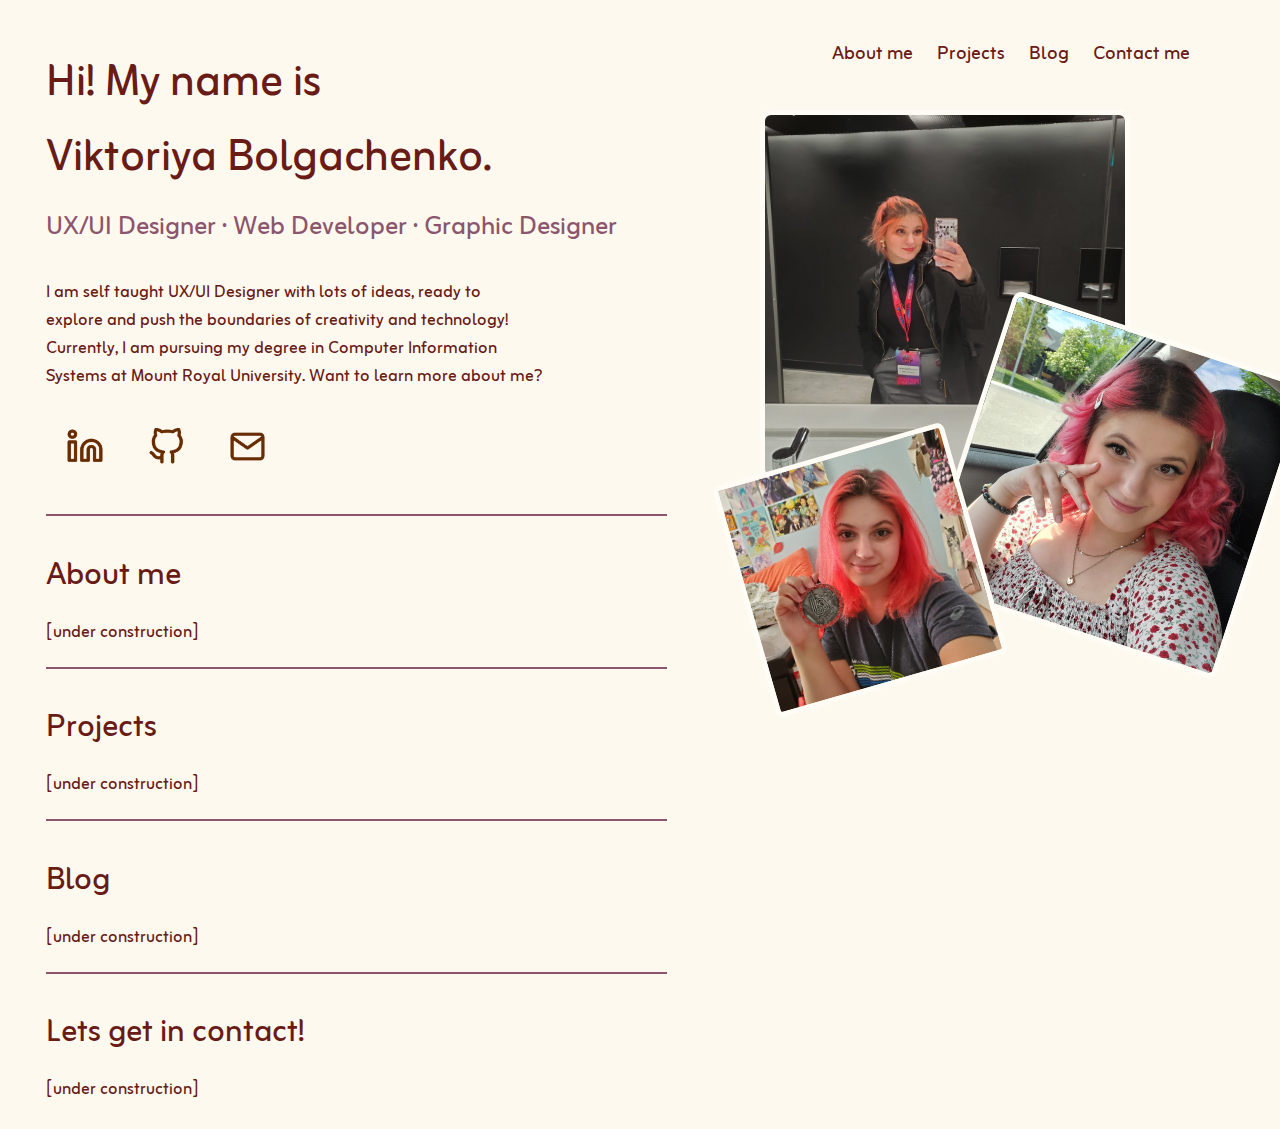
<file: index.html>
<!DOCTYPE html>
<html lang="en">
  <head>
    <meta charset="UTF-8" />
    <meta name="viewport" content="width=device-width, initial-scale=1.0" />
    <link rel="stylesheet" href="index.css" />
    <script src="index.js"></script>
    <title>Viktoriya</title>
  </head>
  <body>
    <div id="nameNav">
      <nav>
        <a href="" class="nav-button">About me</a>
        <a href="" class="nav-button">Projects</a>
        <a href="" class="nav-button">Blog</a>
        <a href="" class="nav-button">Contact me</a>
      </nav>
    </div>
    <div id="introduction">
      <h1>
        Hi! My name is <br />
        Viktoriya Bolgachenko.
      </h1>
      <h2>UX/UI Designer · Web Developer · Graphic Designer</h2>
      <p>
        I am self taught UX/UI Designer with lots of ideas, ready to<br />explore
        and push the boundaries of creativity and technology!<br />Currently, I
        am pursuing my degree in Computer Information<br />Systems at Mount
        Royal University. Want to learn more about me?
      </p>

      <div id="iconLinks">
        <a
          href="https://www.linkedin.com/in/viktoriyabolgachenko/"
          target="_blank"
          ><img
            id="linkedinIcon"
            src="photos/Linkedin-icon.png"
            alt="LinkedIn Logo"
        /></a>
        <a href="https://github.com/Vbolg790" target="_blank"
          ><img id="githubIcon" src="photos/github-icon.png" alt="GitHub Logo"
        /></a>
        <a href="mailto:vbolgachenko@gmail.com" target="_blank"
          ><img id="mailIcon" src="photos/Mail-icon.png" alt="Main Logo"
        /></a>
      </div>
      <hr />
    </div>
    <div id="photos">
      <div id="devFest">
        <img
          id="devFestPhoto"
          src="photos/vikdevfest.jpg"
          alt="Devfest Photo"
        />
      </div>
      <div id="profile">
        <img
          id="vikProfilePhoto"
          src="photos/vikcute.jpg"
          alt="Vik Profile Picture"
        />
      </div>
      <div id="medal">
        <img id="medalPhoto" src="photos/vikmedal.jpg" alt="Vik 5k Medal" />
      </div>
    </div>
    <div id="aboutSection">
      <h1>About me</h1>
      <p>
          [under construction]
      </p>
      <hr />
    </div>
    <div id="projectsSection">
      <h1>Projects</h1>
      <p>
          [under construction]
      </p>
      <hr />
    </div>
    <div id="blogSection">
      <h1>Blog</h1>
      <p>
          [under construction]
      </p>
      <hr />
    </div>
    <div id="contactSection">
      <h1>Lets get in contact!</h1>
      <p>
        [under construction]
      </p>
    </div>
  </body>
</html>
</file>
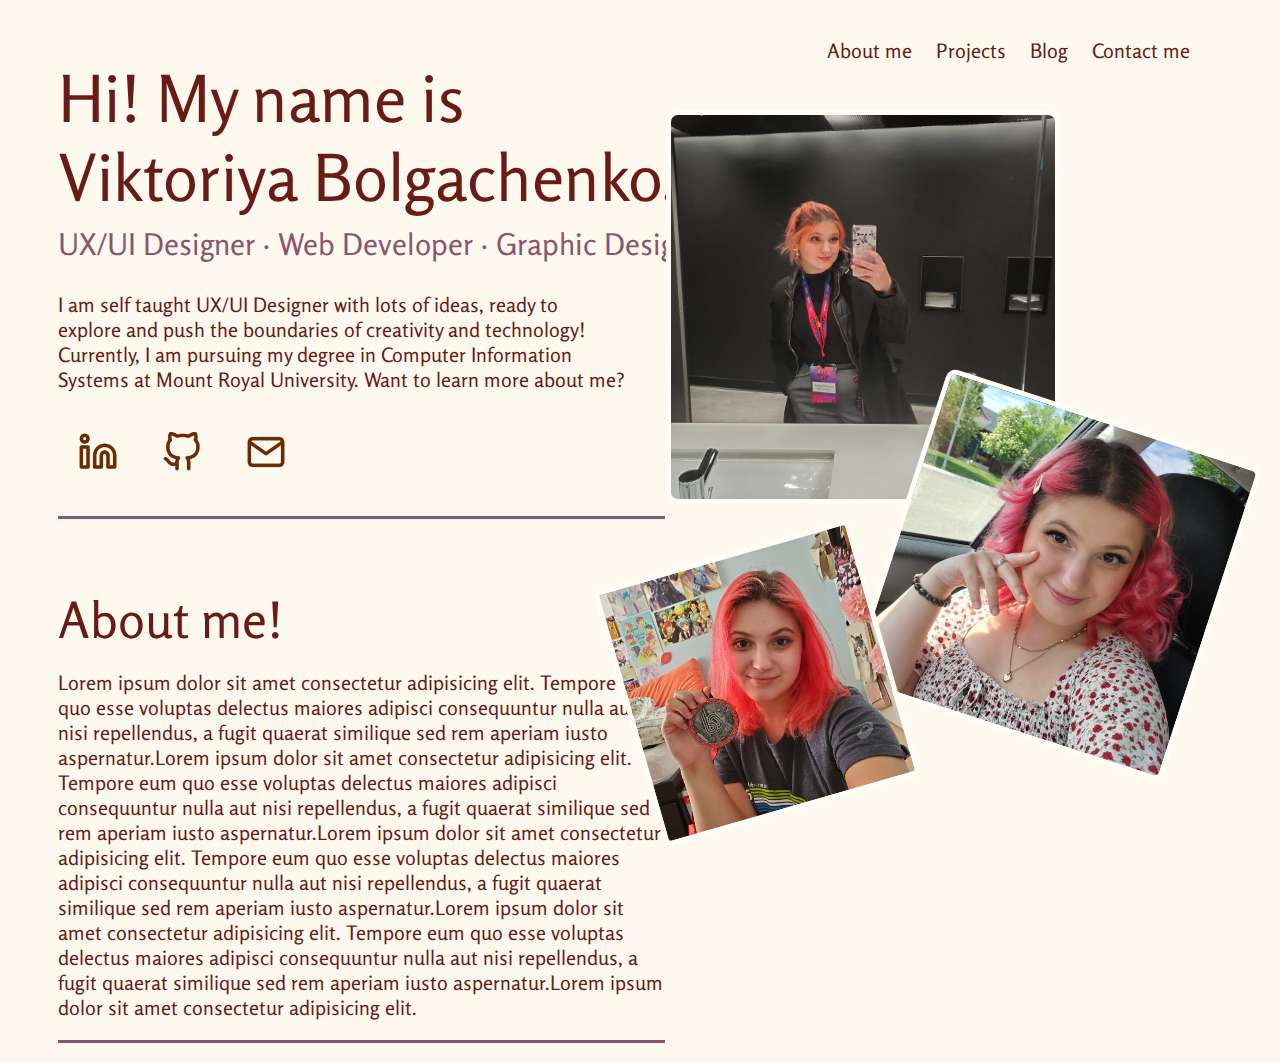
<file: main.html>
<!DOCTYPE html>
<html lang="en">
  <head>
    <meta charset="UTF-8" />
    <meta name="viewport" content="width=device-width, initial-scale=1.0" />
    <link rel="stylesheet" href="main.css" />
    <script src="main.js"></script>
    <title>Viktoriya</title>
  </head>
  <body>
    <div id="nameNav">
      <nav>
        <a href="" class="nav-button">About me</a>
        <a href="" class="nav-button">Projects</a>
        <a href="" class="nav-button">Blog</a>
        <a href="" class="nav-button">Contact me</a>
      </nav>
    </div>
    <div id="introduction">
      <h1>
        Hi! My name is <br />
        Viktoriya Bolgachenko.
      </h1>
      <h2>UX/UI Designer · Web Developer · Graphic Designer</h2>
      <p>
        I am self taught UX/UI Designer with lots of ideas, ready to<br />explore
        and push the boundaries of creativity and technology!<br />Currently, I
        am pursuing my degree in Computer Information<br />Systems at Mount
        Royal University. Want to learn more about me?
      </p>

      <div id="iconLinks">
        <a
          href="https://www.linkedin.com/in/viktoriyabolgachenko/"
          target="_blank"
          ><img
            id="linkedinIcon"
            src="photos/Linkedin-icon.png"
            alt="LinkedIn Logo"
        /></a>
        <a href="https://github.com/Vbolg790" target="_blank"
          ><img id="githubIcon" src="photos/github-icon.png" alt="GitHub Logo"
        /></a>
        <a href="mailto:vbolgachenko@gmail.com" target="_blank"
          ><img id="mailIcon" src="photos/Mail-icon.png" alt="Main Logo"
        /></a>
      </div>
      <hr />
    </div>
    <div id="photos">
      <div id="devFest">
        <img
          id="devFestPhoto"
          src="photos/vikdevfest.jpg"
          alt="Devfest Photo"
        />
      </div>
      <div id="profile">
        <img
          id="vikProfilePhoto"
          src="photos/vikcute.jpg"
          alt="Vik Profile Picture"
        />
      </div>
      <div id="medal">
        <img id="medalPhoto" src="photos/vikmedal.jpg" alt="Vik 5k Medal" />
      </div>
    </div>
    <div id="aboutSection">
      <h1>About me!</h1>
      <p>
        Lorem ipsum dolor sit amet consectetur adipisicing elit. Tempore eum quo
        esse voluptas delectus maiores adipisci consequuntur nulla aut nisi
        repellendus, a fugit quaerat similique sed rem aperiam iusto
        aspernatur.Lorem ipsum dolor sit amet consectetur adipisicing elit.
        Tempore eum quo esse voluptas delectus maiores adipisci consequuntur
        nulla aut nisi repellendus, a fugit quaerat similique sed rem aperiam
        iusto aspernatur.Lorem ipsum dolor sit amet consectetur adipisicing
        elit. Tempore eum quo esse voluptas delectus maiores adipisci
        consequuntur nulla aut nisi repellendus, a fugit quaerat similique sed
        rem aperiam iusto aspernatur.Lorem ipsum dolor sit amet consectetur
        adipisicing elit. Tempore eum quo esse voluptas delectus maiores
        adipisci consequuntur nulla aut nisi repellendus, a fugit quaerat
        similique sed rem aperiam iusto aspernatur.Lorem ipsum dolor sit amet
        consectetur adipisicing elit.
      </p>
      <hr />
    </div>
  </body>
</html>
</file>
<file: index.css>
@import url("https://fonts.googleapis.com/css2?family=Rosario&display=swap");
@import url("https://fonts.googleapis.com/css2?family=ABeeZee:ital@0;1&family=Pixelify+Sans:wght@400..700&family=Zain:ital,wght@0,200;0,300;0,400;0,700;0,800;0,900;1,300;1,400&display=swap");

:root {
  --maincolor: #691b16;
  --secondarycolor: #8b566d;
  /* tan: #FFFCF6 */
}

html,
body {
  overflow-x: hidden;
  width: 100%;
  padding: 0;
}

body {
  background-color: #fef9ef;
  font-family: "Zain", sans-serif;
}

nav {
  margin-right: 50px;
  font-family: "Zain", sans-serif;
  position: absolute;
  right: 0;
  padding: 30px;
}

nav a {
  text-decoration: none;
  color: var(--maincolor);
  font-size: max(1.5vw, 12px);
  padding: 10px;
  padding-right: 10px;
  transition: 0.5s ease;
}

nav a:hover {
  text-decoration: underline;
  font-size: max(1.8vw, 14px);
}

#introduction {
  color: var(--maincolor);
  padding-left: 3vw;
  padding-top: 3vw;
}

#aboutSection,
#projectsSection,
#blogSection,
#contactSection {
  color: var(--maincolor);
  padding-left: 3vw;
  padding-top: 1vw;
}

#introduction h1 {
  font-size: max(3.5vw, 35px);
  font-weight: 400;
  margin: 0;
  color: var(--maincolor);
}

#introduction h2 {
  color: var(--secondarycolor);
  font-weight: 400;
  margin-top: 10px;
  margin-bottom: 30px;
  font-size: max(2vw, 20px);
}

#introduction p,
#aboutSection p,
#projectsSection p,
#blogSection p,
#contactSection p {
  font-size: max(1.3vw, 16px);
}

#iconLinks img {
  width: 3%;
  min-width: 25px;
  padding: 20px;
}

#linkedinIcon,
#githubIcon,
#mailIcon {
  transition: width 0.5s ease, filter 0.5s ease;
}

#iconLinks img:hover {
  width: 4%;
}

#introduction hr,
#aboutSection hr,
#projectsSection hr,
#blogSection hr {
  width: 50%;
  height: 2px;
  background-color: var(--secondarycolor);
  border: none;
  margin: 20px 0;
  text-align: left;
}

#photos img {
  border-radius: 3%;
  border: #fffcf6 solid 5px;
  margin-top: 30px;
}

#devFestPhoto {
  width: 360px;
  position: absolute;
  top: 80px;
  right: 150px;
  transition: width 0.5s ease, filter 0.5s ease;
}

#vikProfilePhoto {
  width: 300px;
  position: absolute;
  top: 300px;
  right: 10px;
  transform: rotate(18deg);
  transition: width 0.5s ease, filter 0.5s ease;
}

#medalPhoto {
  width: 230px;
  position: absolute;
  top: 420px;
  right: 300px;
  transform: rotate(-16deg);
  transition: width 0.5s ease, filter 0.5s ease;
}

#devFestPhoto:hover {
  filter: drop-shadow(#60504f 10px 10px 10px);
  z-index: 100;
  width: 380px;
}

#vikProfilePhoto:hover {
  filter: drop-shadow(#60504f 10px 10px 10px);
  z-index: 100;
  width: 320px;
}

#medalPhoto:hover {
  filter: drop-shadow(#60504f 10px 10px 10px);
  z-index: 100;
  width: 250px;
}

#aboutSection h1,
#projectsSection h1,
#blogSection h1,
#contactSection h1 {
  font-size: max(2.5vw, 30px);
  font-weight: 400;
  margin: 0;
  color: var(--maincolor);
}

@media screen and (max-width: 1187px) {
  #devFestPhoto {
    width: 25%;
    position: absolute;
    top: 80px;
    right: 150px;
    transition: width 0.5s ease, filter 0.5s ease;
  }

  #vikProfilePhoto {
    width: 23%;
    position: absolute;
    top: 200px;
    right: 10px;
    /* transform: rotate(18deg); */
    transition: width 0.5s ease, filter 0.5s ease;
  }

  #medalPhoto {
    width: 21%;
    position: absolute;
    top: 300px;
    right: 200px;
    /* transform: rotate(-16deg); */
    transition: width 0.5s ease, filter 0.5s ease;
  }
}

@media screen and (max-width: 900px) {
  #devFestPhoto {
    display: none;
    width: 20%;
    position: absolute;
    top: 100px;
    right: 90px;
    transition: width 0.5s ease, filter 0.5s ease;
  }

  #vikProfilePhoto {
    display: none;
    width: 20%;
    position: absolute;
    top: 290px;
    right: 90px;
    transform: rotate(0deg);
    transition: width 0.5s ease, filter 0.5s ease;
  }

  #medalPhoto {
    display: none;
    width: 20%;
    position: absolute;
    top: 480px;
    right: 90px;
    transform: rotate(0deg);
    transition: width 0.5s ease, filter 0.5s ease;
  }

  #introduction hr,
  #aboutSection hr,
  #projectsSection hr,
  #blogSection hr {
    width: 90%;
    height: 2px;
    background-color: var(--secondarycolor);
    border: none;
    margin: 20px 0;
    text-align: left;
  }
}

@media screen and (max-width: 720px) {
  #devFestPhoto {
    display: none;
    transition: width 0.5s ease, filter 0.5s ease;
  }

  #vikProfilePhoto {
    display: none;
    width: 80%;
    position: relative;
    margin-left: auto;
    margin-right: auto;
    transform: rotate(0deg);
    transition: width 0.5s ease, filter 0.5s ease;
  }

  #medalPhoto {
    display: none;
    transition: width 0.5s ease, filter 0.5s ease;
  }

  nav {
    display: none;
  }

  #introduction,
  #aboutSection,
  #projectsSection,
  #blogSection,
  #contactSection {
    padding-left: 0;
    padding-right: 0;
    margin-left: auto;
    margin-right: auto;
    text-align: center;
    width: 90%;
  }

  #introduction hr,
  #aboutSection hr,
  #projectsSection hr,
  #blogSection hr,
  #contactSection hr {
    width: 90%;
    height: 2px;
    background-color: var(--secondarycolor);
    border: none;
    margin: 20px auto;
  }
}
</file>
<file: main.css>
@import url("https://fonts.googleapis.com/css2?family=Rosario&display=swap");

:root {
  --maincolor: #691b16;
  --secondarycolor: #8b566d;
  /* tan: #FFFCF6 */
}

body {
  background-color: #fef9ef;
  font-family: "Rosario", sans-serif;
}

nav {
  margin-right: 50px;
  font-family: "Rosario", sans-serif;
  position: absolute;
  right: 0;
  padding: 30px;
}

nav a {
  text-decoration: none;
  color: var(--maincolor);
  font-size: 20px;
  padding: 10px;
  padding-right: 10px;
  transition: 0.5s ease;
}

nav a:hover {
  text-decoration: underline;
  font-size: 25px;
}

#introduction,
#aboutSection {
  color: var(--maincolor);
  padding-left: 50px;
  padding-top: 50px;
}

#introduction h1 {
  font-size: 65px;
  font-weight: 400;
  margin: 0;
  color: var(--maincolor);
}

#introduction h2 {
  color: var(--secondarycolor);
  font-weight: 400;
  margin-top: 10px;
  margin-bottom: 30px;
  font-size: 30px;
}

#introduction p,
#aboutSection p {
  font-size: 20px;
}

#iconLinks img {
  width: 40px;
  padding: 20px;
}

#linkedinIcon,
#githubIcon,
#mailIcon {
  transition: width 0.5s ease, filter 0.5s ease;
}

#iconLinks img:hover {
  width: 50px;
}

#introduction hr,
#aboutSection hr {
  width: 50%;
  height: 3px;
  background-color: var(--secondarycolor);
  border: none;
  margin: 20px 0;
  text-align: left;
}

#photos img {
  border-radius: 3%;
  border: #fffcf6 solid 5px;
  margin-top: 30px;
}

#devFestPhoto {
  width: 30%;
  position: absolute;
  top: 80px;
  right: 220px;
  transition: width 0.5s ease, filter 0.5s ease;
}

#vikProfilePhoto {
  width: 25%;
  position: absolute;
  top: 380px;
  right: 60px;
  transform: rotate(18deg);
  transition: width 0.5s ease, filter 0.5s ease;
}

#medalPhoto {
  width: 20%;
  position: absolute;
  top: 520px;
  right: 390px;
  transform: rotate(-16deg);
  transition: width 0.5s ease, filter 0.5s ease;
}

#devFestPhoto:hover {
  filter: drop-shadow(#60504f 10px 10px 10px);
  z-index: 100;
  width: 32%;
}

#vikProfilePhoto:hover {
  filter: drop-shadow(#60504f 10px 10px 10px);
  z-index: 100;
  width: 27%;
}

#medalPhoto:hover {
  filter: drop-shadow(#60504f 10px 10px 10px);
  z-index: 100;
  width: 22%;
}

#aboutSection h1 {
  font-size: 50px;
  font-weight: 400;
  margin: 0;
  color: var(--maincolor);
}

#aboutSection p {
  max-width: 50%;
}
</file>
